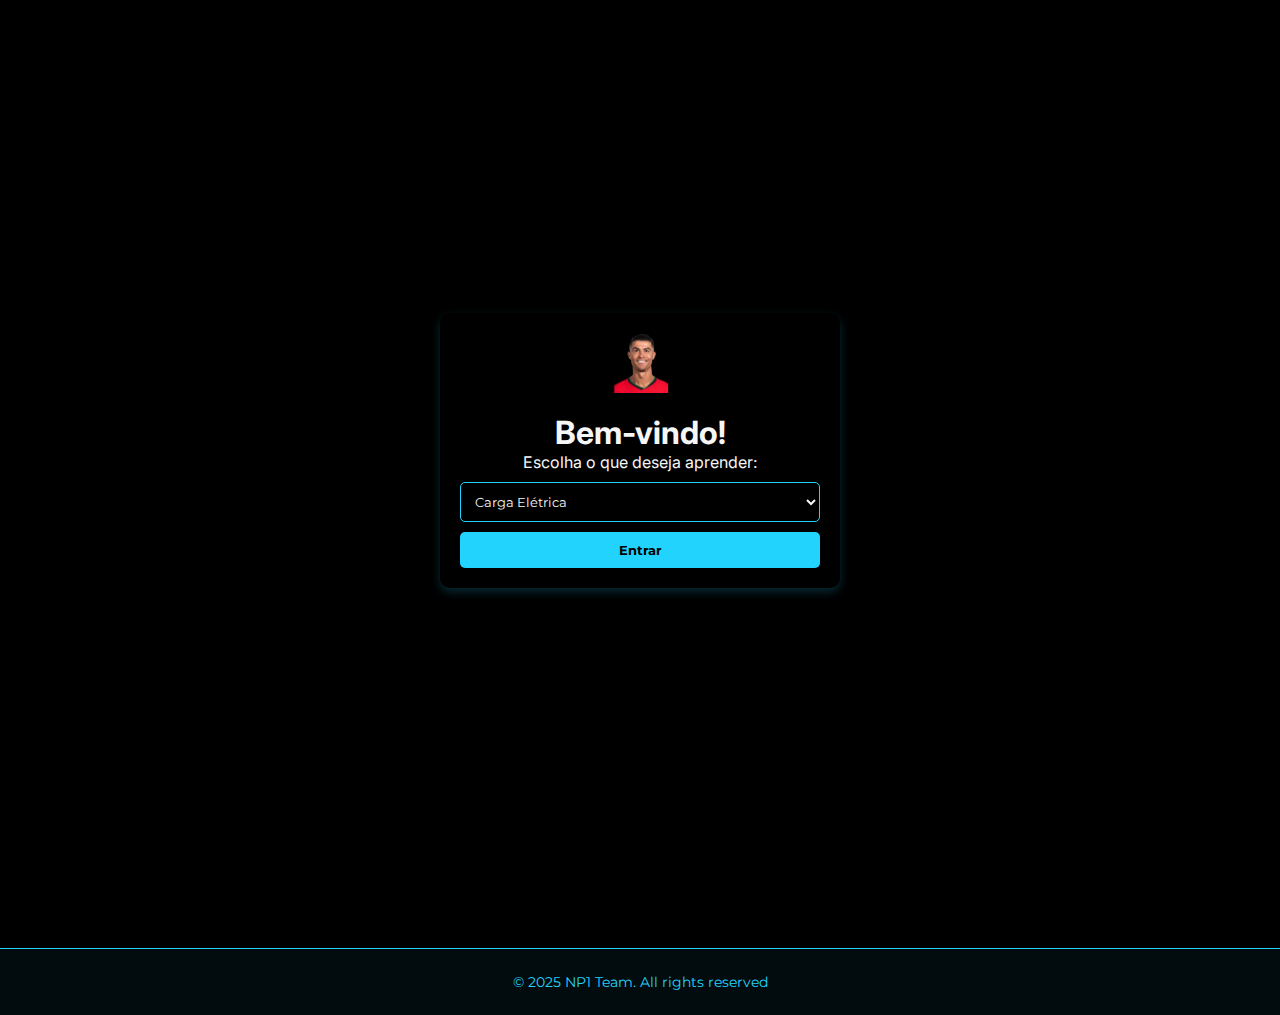
<file: index.html>
<!DOCTYPE html>
<html lang="pt-br">
<head>
    <meta charset="UTF-8">
    <meta http-equiv="X-UA-Compatible" content="IE=edge">
    <meta name="viewport" content="width=device-width, initial-scale=1.0">
    <title>Login - NP1 FÍSICA</title>
    <link rel="stylesheet" href="styles.css">
    <script src="apps.js" defer ></script>
</head>
<body>
    <main class="login-container">
        <div class="login-box">
            <img src="assets/cr7logo.png" alt="Logo" class="logo">
            <h1>Bem-vindo!</h1>
            <form>
                <label id="index-label" for="redirect">Escolha o que deseja aprender: </label>
                <select id="redirect">
                    <option value="cargaEletrica.html">Carga Elétrica</option>
                    <option value="circuitos.html">Circuitos</option>
                </select>
                
                <button type="submit">Entrar</button>
            </form>
        </div>
    </main>
    <footer class="circuitos__footer">
        <p class="footer__text">© 2025 NP1  Team. All rights reserved</p>
    </footer>
</body>
</html>
</file>
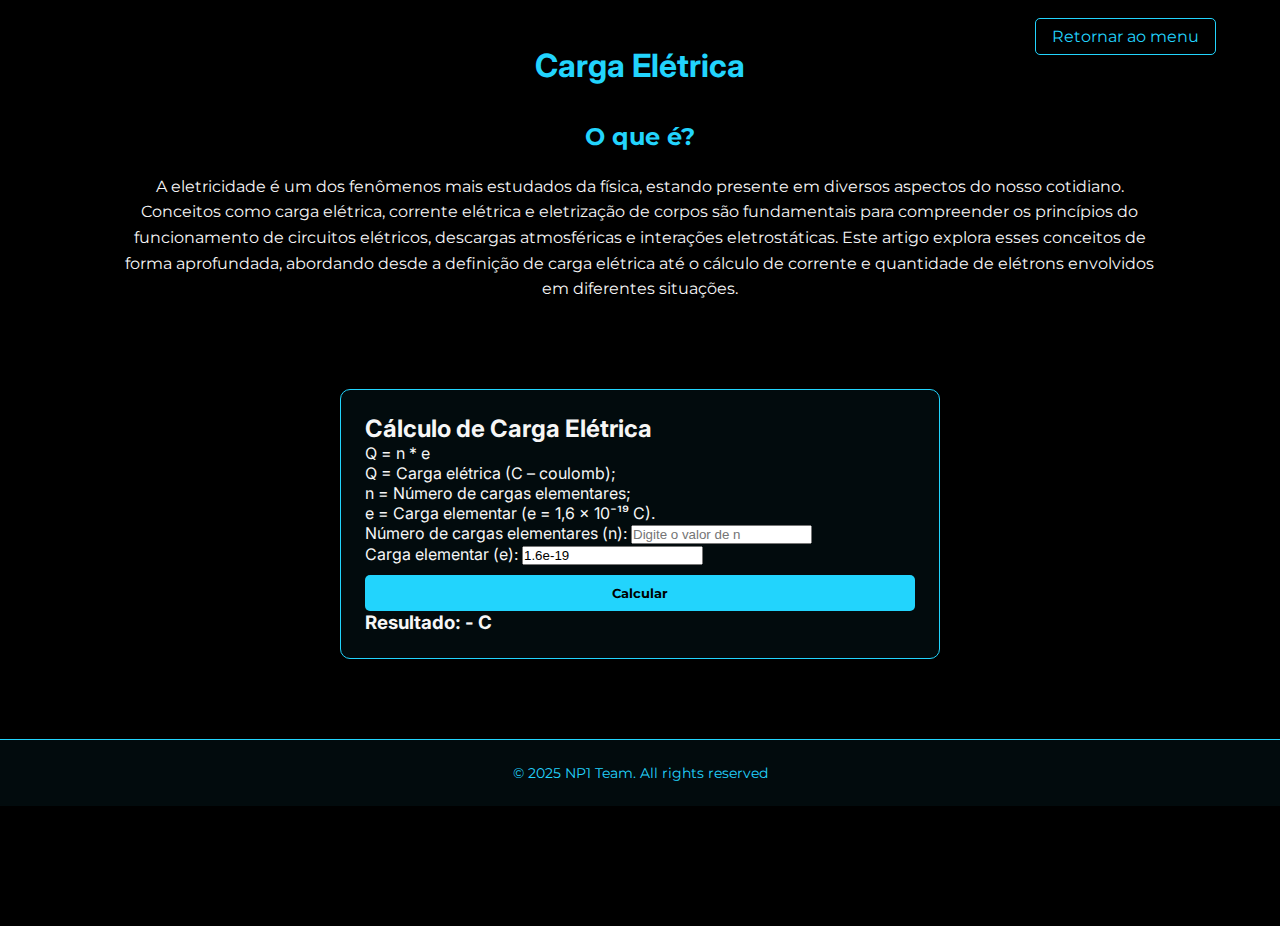
<file: cargaEletrica.html>
<!DOCTYPE html>
<html lang="pt-br">
<head>
    <meta charset="UTF-8">
    <meta http-equiv="X-UA-Compatible" content="IE=edge">
    <meta name="viewport" content="width=device-width, initial-scale=1.0">
    <title>NP1 - FÍSICA</title>
    <link rel="stylesheet" href="styles.css">
    <script src="apps.js" defer></script>
</head>
<body>
    <header class="cargaEletrica__header">
        <p></p>
        <nav>
            <a class="cargaEletrica__header__a1" href="index.html">Retornar ao menu</a>
        </nav>
    </header>

    <main class="cargaEletrica__main">
        <h1 class="cargaEletrica__main__h1">Carga Elétrica</h1>
        
        <div class="cargaEletrica__div">
            <article class="cargaEletrica__content">
                <h2 class="cargaEletrica__main__h2">O que é?</h2>
                <p class="cargaEletrica__main__p">
                    A eletricidade é um dos fenômenos mais estudados da física, estando presente em diversos aspectos do nosso cotidiano. Conceitos como carga elétrica, corrente elétrica e eletrização de corpos são fundamentais para compreender os princípios do funcionamento de circuitos elétricos, descargas atmosféricas e interações eletrostáticas. Este artigo explora esses conceitos de forma aprofundada, abordando desde a definição de carga elétrica até o cálculo de corrente e quantidade de elétrons envolvidos em diferentes situações.
                </p>
            </article>

            <section class="cargaEletrica__exercises">
                <h2>Cálculo de Carga Elétrica</h2>
                
                <ul class="cargaEletrica__unordelist">
                    <li>
                        Q = n * e <br>
                        Q = Carga elétrica (C – coulomb);<br>
                        n = Número de cargas elementares;<br>
                        e = Carga elementar (e = 1,6 x 10⁻¹⁹ C).
                    </li>
                </ul>

                <form class="cargaEletrica__form">
                    <div class="input-group">
                        <label for="n">Número de cargas elementares (n):</label>
                        <input type="number" id="n" placeholder="Digite o valor de n" required>
                    </div>

                    <div class="input-group">
                        <label for="e">Carga elementar (e):</label>
                        <input type="number" id="e" placeholder="Digite o valor de e" value="1.6e-19" required>
                    </div>

                    <button id="calcularBtn" class="botao" type="button">Calcular</button>

                    <div class="resultado-container">
                        <h3 class="resultado-texto">Resultado: <span id="resultado">-</span> C</h3>
                    </div>
                </form>
            </section>
        </div>
    </main>

    <footer class="circuitos__footer">
        <p class="footer__text">© 2025 NP1  Team. All rights reserved</p>
    </footer>
</body>
</html>
</file>
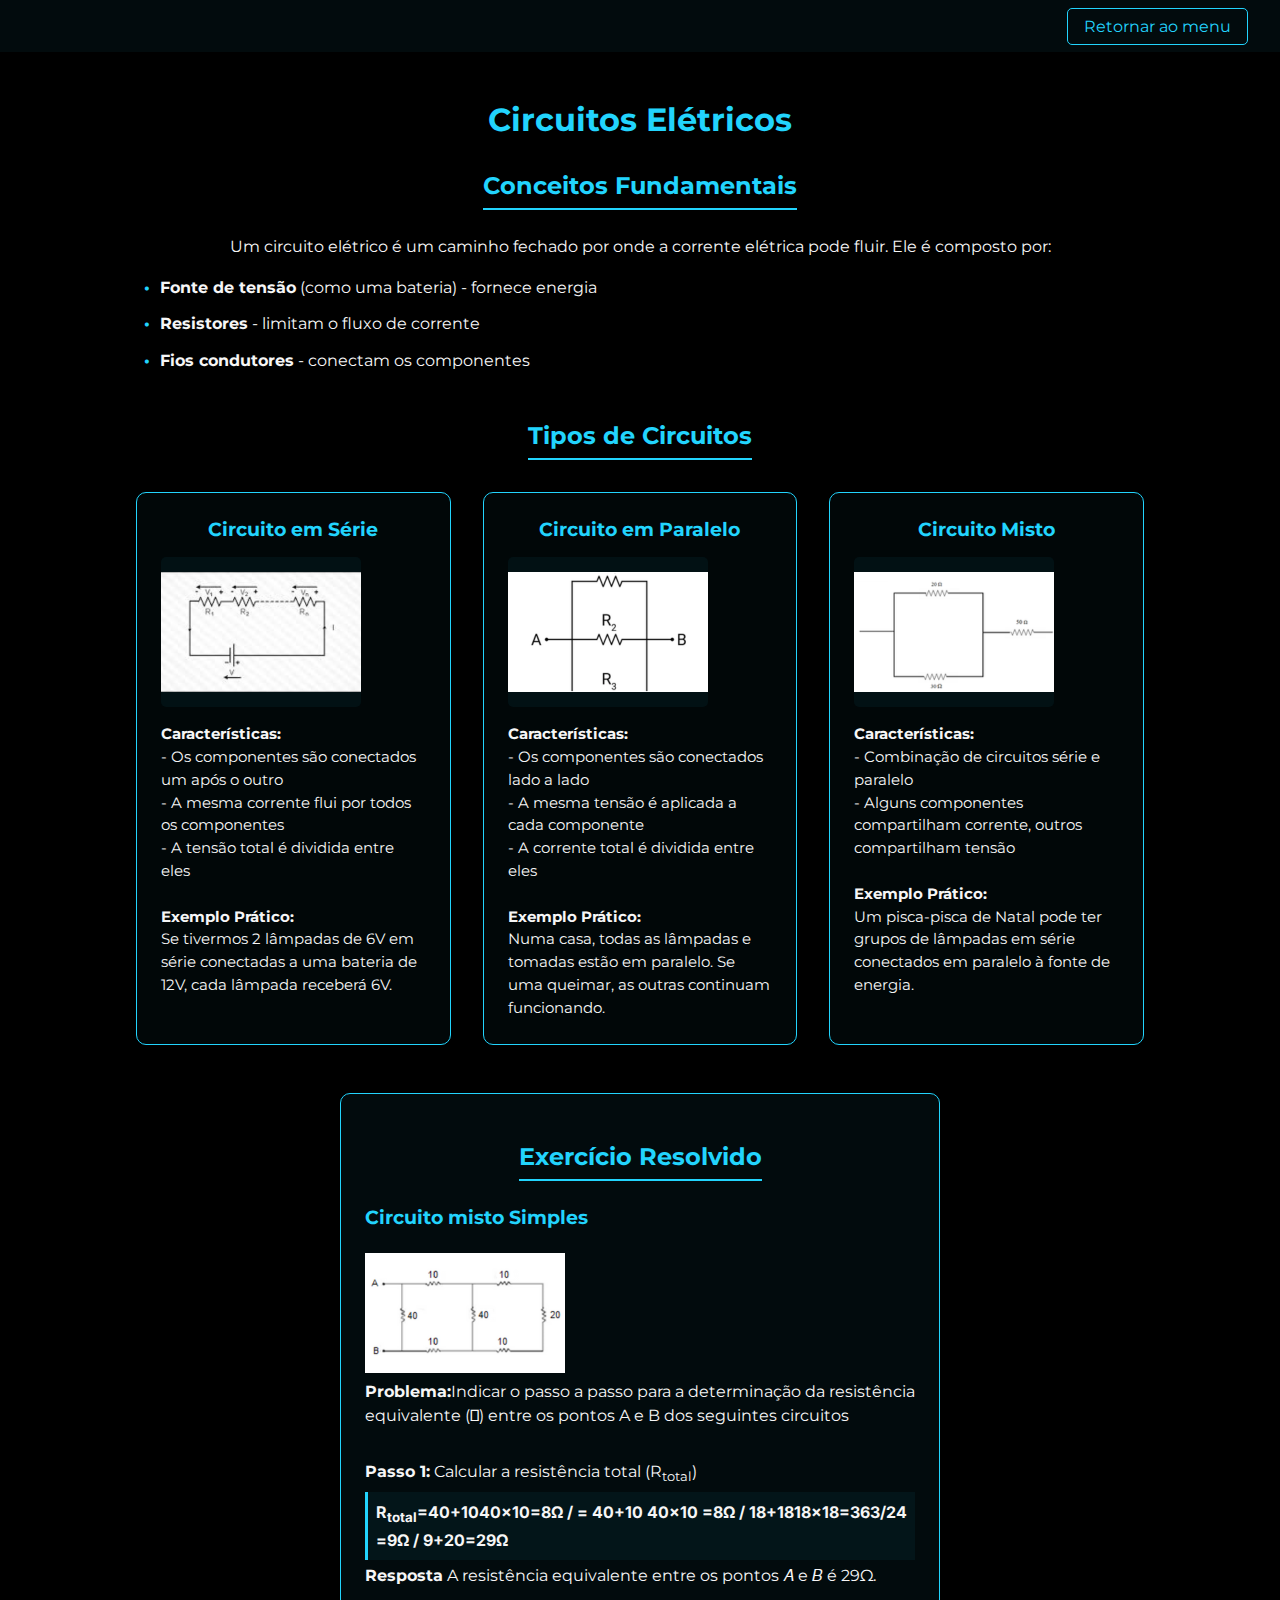
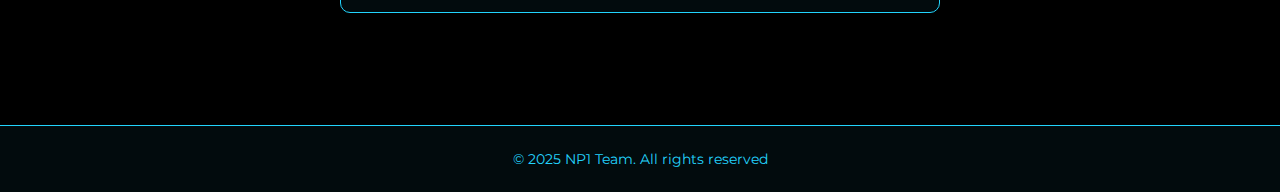
<file: circuitos.html>
<!DOCTYPE html>
<html lang="pt-br">
<head>
    <meta charset="UTF-8">
    <meta http-equiv="X-UA-Compatible" content="IE=edge">
    <meta name="viewport" content="width=device-width, initial-scale=1.0">
    <title>Circuitos Elétricos - NP1 FÍSICA</title>
    <link rel="stylesheet" href="styles.css">
</head>
<body>
    <header class="circuitos__header">
        <nav class="circuitos__nav">
            <a class="circuitos__nav__link" href="index.html">Retornar ao menu</a>
        </nav>
    </header>

    <main class="circuitos__main">
        <h1 class="circuitos__title">Circuitos Elétricos</h1>
        
        <section class="circuitos__intro">
            <h2 class="circuitos__subtitle">Conceitos Fundamentais</h2>
            <p class="circuitos__text">
                Um circuito elétrico é um caminho fechado por onde a corrente elétrica pode fluir. Ele é composto por:
            </p>
            <ul class="circuitos__list">
                <li><strong>Fonte de tensão</strong> (como uma bateria) - fornece energia</li>
                <li><strong>Resistores</strong> - limitam o fluxo de corrente</li>
                <li><strong>Fios condutores</strong> - conectam os componentes</li>
            </ul>
        </section>

        <section class="circuitos__examples">
            <h2 class="circuitos__subtitle">Tipos de Circuitos</h2>
            <div class="examples__grid">
                <div class="example__card" id="circuitoSerie">
                    <h4 class="example__title">Circuito em Série</h4>
                    <div class="example__image"><img src="assets/circuito em serie.png" alt="imagem de um circuito em serie"></div>
                    <p class="example__description">
                        <strong>Características:</strong><br>
                        - Os componentes são conectados um após o outro<br>
                        - A mesma corrente flui por todos os componentes<br>
                        - A tensão total é dividida entre eles<br><br>
                        <strong>Exemplo Prático:</strong><br>
                        Se tivermos 2 lâmpadas de 6V em série conectadas a uma bateria de 12V, cada lâmpada receberá 6V.
                    </p>
                </div>
                
                <div class="example__card" id="circuitoParalelo">
                    <h4 class="example__title">Circuito em Paralelo</h4>
                    <div class="example__image"><img src="assets/circuito paralelo.png" alt="imagem de um circuito paralelo"></div>
                    <p class="example__description">
                        <strong>Características:</strong><br>
                        - Os componentes são conectados lado a lado<br>
                        - A mesma tensão é aplicada a cada componente<br>
                        - A corrente total é dividida entre eles<br><br>
                        <strong>Exemplo Prático:</strong><br>
                        Numa casa, todas as lâmpadas e tomadas estão em paralelo. Se uma queimar, as outras continuam funcionando.
                    </p>
                </div>
                
                <div class="example__card" id="circuitoMisto">
                    <h4 class="example__title">Circuito Misto</h4>
                    <div class="example__image"><img src="assets/circuito misto.png" alt="imagem de um circuito misto"></div>
                    <p class="example__description">
                        <strong>Características:</strong><br>
                        - Combinação de circuitos série e paralelo<br>
                        - Alguns componentes compartilham corrente, outros compartilham tensão<br><br>
                        <strong>Exemplo Prático:</strong><br>
                        Um pisca-pisca de Natal pode ter grupos de lâmpadas em série conectados em paralelo à fonte de energia.
                    </p>
                </div>
            </div>
        </section>

        <section class="circuitos__exercise">
            <h2 class="circuitos__subtitle">Exercício Resolvido</h2>
            <div class="exercise__box">
                <h4 class="exercise__title">Circuito misto Simples</h4>
                <p class="exercise__question">
                    <img src="assets/circuito misto exercício.png" alt="Um circuito misto"><br>
                    <strong>Problema:</strong>Indicar o passo a passo para a determinação da resistência equivalente () entre os pontos A e B 
                    dos seguintes circuitos
                </p>
                <div class="exercise__solution">
                    <p><strong>Passo 1:</strong> Calcular a resistência total (R<sub>total</sub>)</p>
                    <p class="formula">R<sub>total</sub>​=40+1040×10​=8Ω / = 
                        40+10
                        40×10
                         =8Ω /  18+1818×18​=363/24​=9Ω / 9+20=29Ω</p>
                    
                    <p><strong>Resposta</strong> A resistência equivalente entre os pontos 
                        𝐴 e 𝐵 é 29Ω.</p>
                </div>
            </div>
        </section>
    </main>

    <footer class="circuitos__footer">
        <p class="footer__text">© 2025 NP1  Team. All rights reserved</p>
    </footer>
</body>
</html>
</file>
<file: styles.css>
@import url('https://fonts.googleapis.com/css2?family=Inter:ital,opsz,wght@0,14..32,700;1,14..32,700&family=Krona+One&family=Montserrat:ital,wght@0,100..900;1,100..900&display=swap');

/* ============ VARIÁVEIS ============ */
:root {
    /* Cores */
    --background-color: #000000;
    --footer: #22D4FD;
    --ancora-hover: #1BA5C9;
    --text-color: #F6F6F6;
    --input-background: #222222;
    --box-shadow: rgba(34, 212, 253, 0.2);
    --formula-bg: rgba(34, 212, 253, 0.05);
    --formula-border: rgba(34, 212, 253, 0.3);
    --card-bg: rgba(34, 212, 253, 0.03);
    
    /* Fontes */
    --mains-font: "Inter", sans-serif;
    --secondary-font: "Montserrat", sans-serif;
}

/* ============ RESET E ESTILOS GERAIS ============ */
* {
    margin: 0;
    padding: 0;
    box-sizing: border-box;
}

body {
    background-color: var(--background-color);
    height: 100vh;
    color: var(--text-color);
    font-family: var(--mains-font);
}

li {
    list-style: none;
}

/* ============ LOGIN ============ */
.login-container {
    display: flex;
    justify-content: center;
    align-items: center;
    height: 100vh;
    padding: 20px;
}

.login-box {
    background-color: var(--background-color);
    padding: 20px;
    border-radius: 10px;
    box-shadow: 0px 4px 10px rgba(34, 212, 253, 0.2);
    text-align: center;
    width: 90%;
    max-width: 400px;
    font-family: var(--mains-font);
    color: var(--text-color);
}

.logo {
    height: 60px;
    width: 60px;
    display: block;
    margin: 0 auto 20px auto;
}

select, button {
    width: 100%;
    padding: 10px;
    margin-top: 10px;
    border: none;
    border-radius: 5px;
    font-family: var(--secondary-font);
}

select {
    background-color: var(--background-color);
    color: var(--text-color);
    border: 1px solid var(--footer);
}

button {
    background-color: var(--footer);
    color: var(--background-color);
    font-weight: bold;
    cursor: pointer;
}

button:hover {
    background-color: var(--ancora-hover);
}

/* ============ CARGA ELÉTRICA ============ */
.cargaEletrica__header {
    display: flex;
    justify-content: flex-end;
    margin-top: 2%;
    margin-right: 5%;
}

.cargaEletrica__header__a1 {
    text-decoration: none;
    color: var(--footer);
    font-family: var(--secondary-font);
    padding: 8px 16px;
    border: 1px solid var(--footer);
    border-radius: 5px;
    transition: all 0.3s ease;
}

.cargaEletrica__header__a1:hover {
    background-color: var(--formula-bg);
}

.cargaEletrica__main__h1 {
    margin-bottom: 2%;
    color: var(--footer);
    text-align: center;
    font-size: 2rem;
}

.cargaEletrica__main__h2 {
    margin: 1% auto;
    width: 90%;
    font-size: 1.5rem;
    text-align: center;
    font-family: var(--secondary-font);
    color: var(--footer);
}

.cargaEletrica__main__p {
    margin: 2% auto;
    width: 90%;
    font-size: 1rem;
    text-align: center;
    font-family: var(--secondary-font);
    line-height: 1.6;
}

.cargaEletrica__div {
    display: flex;
    flex-direction: row;
    flex-wrap: wrap;
    width: 90%;
    margin: 0 auto;
    justify-content: center;
    gap: 2rem;
}

/* Seção de Exercícios - Carga Elétrica */
.cargaEletrica__exercises {
    width: 100%;
    max-width: 600px;
    margin: 2rem auto;
    padding: 1.5rem;
    background-color: var(--formula-bg);
    border-radius: 10px;
    border: 1px solid var(--footer);
}

.exercises__container {
    display: flex;
    flex-direction: column;
    gap: 1.5rem;
    align-items: center;
}

.exercises__title {
    color: var(--footer);
    font-family: var(--secondary-font);
    font-size: 1.5rem;
    text-align: center;
    margin-bottom: 1rem;
}

.exercises__formula {
    background-color: var(--formula-bg);
    padding: 1rem;
    border-radius: 8px;
    border-left: 4px solid var(--footer);
    width: 200px;
    text-align: center;
}

.formula__text {
    font-family: var(--mains-font);
    font-weight: bold;
    font-size: 1.2rem;
    color: var(--footer);
}

.exercises__form {
    display: flex;
    flex-direction: column;
    gap: 1.2rem;
    align-items: center;
    width: 100%;
}

.form__input-group {
    display: flex;
    flex-direction: column;
    gap: 0.5rem;
    width: 200px;
}

.input__label {
    font-family: var(--secondary-font);
    color: var(--footer);
    font-size: 0.9rem;
}

.input__field {
    width: 200px;
    padding: 0.8rem;
    border: 1px solid var(--footer);
    border-radius: 5px;
    background-color: var(--input-background);
    color: var(--text-color);
    font-family: var(--secondary-font);
}

.input__field:focus {
    outline: none;
    border-color: var(--ancora-hover);
    box-shadow: 0 0 0 2px rgba(27, 165, 201, 0.2);
}

.form__button {
    width: 200px;
    padding: 0.8rem;
    background-color: var(--footer);
    color: var(--background-color);
    border: none;
    border-radius: 5px;
    font-family: var(--secondary-font);
    font-weight: bold;
    cursor: pointer;
    transition: background-color 0.3s ease;
}

.form__button:hover {
    background-color: var(--ancora-hover);
}

.form__result {
    margin-top: 1rem;
    text-align: center;
    width: 200px;
}

.result__text {
    font-family: var(--secondary-font);
    color: var(--text-color);
}

.result__value {
    color: var(--footer);
    font-weight: bold;
}

/* ============ CIRCUITOS ELÉTRICOS ============ */
.circuitos__header {
    display: flex;
    justify-content: flex-end;
    padding: 1rem 2rem;
    background-color: rgba(34, 212, 253, 0.05);
}

.circuitos__nav__link {
    text-decoration: none;
    color: var(--footer);
    font-family: var(--secondary-font);
    padding: 8px 16px;
    border: 1px solid var(--footer);
    border-radius: 5px;
    transition: all 0.3s ease;
}

.circuitos__nav__link:hover {
    background-color: var(--formula-bg);
}

.circuitos__main {
    width: 90%;
    max-width: 1200px;
    margin: 2rem auto;
    padding: 1rem;
}

.circuitos__title {
    color: var(--footer);
    font-family: var(--secondary-font);
    font-size: 2rem;
    text-align: center;
    margin-bottom: 2rem;
}

.circuitos__subtitle {
    color: var(--footer);
    font-family: var(--secondary-font);
    font-size: 1.5rem;
    margin: 1.5rem 0;
    padding-bottom: 0.5rem;
    border-bottom: 2px solid var(--footer);
    width: fit-content;
    margin-left: auto;
    margin-right: auto;
}

.circuitos__text {
    color: var(--text-color);
    font-family: var(--secondary-font);
    font-size: 1rem;
    line-height: 1.6;
    margin: 1rem auto;
    width: 90%;
    text-align: center;
}

.circuitos__list {
    width: 90%;
    margin: 1rem auto;
    padding-left: 1.5rem;
}

.circuitos__list li {
    margin-bottom: 0.8rem;
    font-family: var(--secondary-font);
    color: var(--text-color);
    line-height: 1.5;
    position: relative;
}

.example__image {
    width: 200px;               
    height: 120px;            
    display: flex;             
    justify-content: center;   
    align-items: center;
    background-color: var(--formula-bg); 
    border-radius: 5px;
    overflow: hidden;           
}

.example__image img {
    max-width: 100%;            
    max-height: 100%;           
    width: auto;                
    height: auto;               
    object-fit: contain;        
    object-position: center;    
}

.circuitos__list li::before {
    content: "•";
    color: var(--footer);
    font-weight: bold;
    display: inline-block;
    width: 1em;
    margin-left: -1em;
    position: absolute;
}

/* Seção de Calculadoras */
.circuitos__calculators {
    display: grid;
    grid-template-columns: repeat(auto-fit, minmax(350px, 1fr));
    gap: 2rem;
    margin: 3rem 0;
}

.calculator__container {
    background-color: var(--formula-bg);
    border: 1px solid var(--footer);
    border-radius: 10px;
    padding: 1.5rem;
    transition: transform 0.3s ease, box-shadow 0.3s ease;
}

.calculator__container:hover {
    transform: translateY(-5px);
    box-shadow: 0 10px 20px rgba(34, 212, 253, 0.1);
}

.calculator__title {
    color: var(--footer);
    font-family: var(--secondary-font);
    font-size: 1.3rem;
    margin-bottom: 1rem;
    text-align: center;
}

.calculator__formula {
    color: var(--footer);
    font-family: var(--mains-font);
    font-weight: bold;
    font-size: 1.4rem;
    text-align: center;
    margin: 1rem 0;
    padding: 0.5rem;
    background-color: var(--formula-bg);
    border-radius: 5px;
}

.calculator__form {
    display: flex;
    flex-direction: column;
    gap: 1.2rem;
    align-items: center;
}

/* Seção de Exemplos */
.circuitos__examples {
    width: 90%;
    margin: 3rem auto;
}

.examples__grid {
    display: grid;
    grid-template-columns: repeat(auto-fit, minmax(300px, 1fr));
    gap: 2rem;
    margin-top: 2rem;
}

.example__card {
    background-color: var(--card-bg);
    border: 1px solid var(--footer);
    border-radius: 10px;
    padding: 1.5rem;
    transition: transform 0.3s ease, box-shadow 0.3s ease;
}

.example__card:hover {
    transform: translateY(-5px);
    box-shadow: 0 10px 20px rgba(34, 212, 253, 0.1);
}

.example__title {
    color: var(--footer);
    font-family: var(--secondary-font);
    font-size: 1.2rem;
    text-align: center;
    margin-bottom: 1rem;
}

.example__image {
    height: 150px;
    background-color: var(--formula-bg);
    border-radius: 5px;
    margin-bottom: 1rem;
    display: flex;
    align-items: center;
    justify-content: center;
}

.example__description {
    font-family: var(--secondary-font);
    color: var(--text-color);
    font-size: 0.95rem;
    line-height: 1.5;
}

/* Seção de Exercício Resolvido */
.circuitos__exercise {
    width: 90%;
    max-width: 600px;
    margin: 3rem auto;
    padding: 1.5rem;
    background-color: var(--formula-bg);
    border-radius: 10px;
    border: 1px solid var(--footer);
}

.exercise__box {
    display: flex;
    flex-direction: column;
    gap: 1rem;
}

.exercise__title {
    color: var(--footer);
    font-family: var(--secondary-font);
    font-size: 1.2rem;
    margin-bottom: 0.5rem;
}

.exercise__question,
.exercise__solution {
    font-family: var(--secondary-font);
    color: var(--text-color);
    line-height: 1.5;
}

.exercise__solution {
    margin-top: 1rem;
}

.formula {
    display: inline-block;
    padding: 0.5rem;
    margin: 0.3rem 0;
    background-color: var(--formula-bg);
    border-left: 3px solid var(--footer);
    font-family: var(--mains-font);
    font-weight: bold;
}

/* Rodapé */
.circuitos__footer {
    text-align: center;
    padding: 1.5rem;
    margin-top: 3rem;
    background-color: rgba(34, 212, 253, 0.05);
    border-top: 1px solid var(--footer);
}

.footer__text {
    color: var(--footer);
    font-family: var(--secondary-font);
    font-size: 0.9rem;
}

/* ============ RESPONSIVIDADE ============ */
@media (max-width: 768px) {
    .cargaEletrica__div,
    .circuitos__div {
        flex-direction: column;
        align-items: center;
    }

    .cargaEletrica__main__h2,
    .cargaEletrica__main__p,
    .circuitos__main__h2,
    .circuitos__main__p {
        width: 100%;
        font-size: 1.1rem;
    }

    .cargaEletrica__header,
    .circuitos__header {
        justify-content: center;
        padding: 1rem;
    }

    .cargaEletrica__exercises,
    .circuitos__section,
    .circuitos__exercise {
        width: 95%;
        padding: 1rem;
    }

    .examples__grid {
        grid-template-columns: 1fr;
    }

    .circuitos__calculators {
        grid-template-columns: 1fr;
    }
}

@media (max-width: 480px) {
    .circuitos__title {
        font-size: 1.5rem;
    }
    
    .circuitos__subtitle {
        font-size: 1.2rem;
    }
    
    .circuitos__text,
    .exercise__question,
    .exercise__solution {
        font-size: 0.9rem;
    }
    
    .input__field,
    .form__button {
        padding: 0.7rem;
    }
}
</file>
